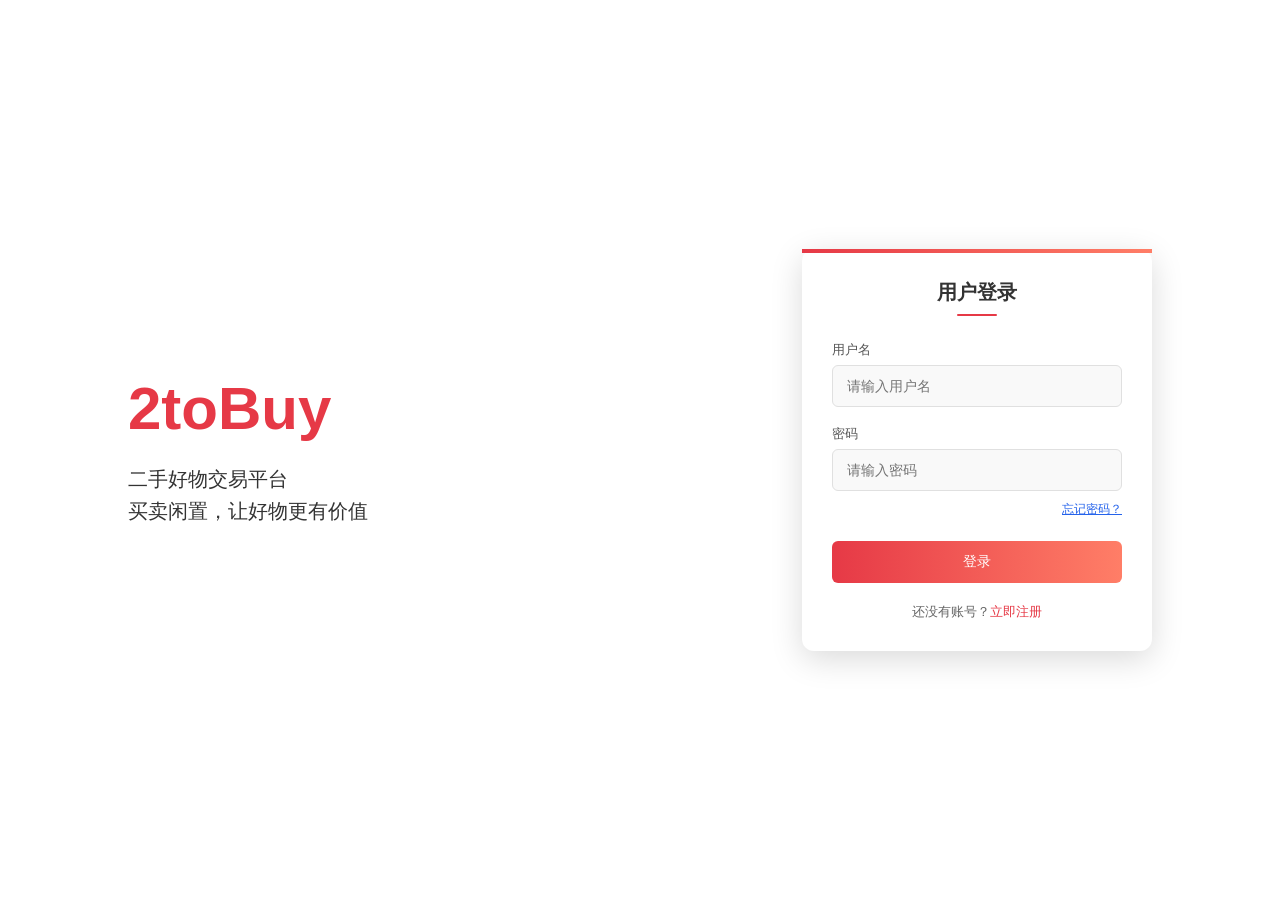
<file: login.html>
<!DOCTYPE html>
<html lang="zh-CN">
<head>
    <meta charset="UTF-8">
    <meta name="viewport" content="width=device-width, initial-scale=1.0">
    <title>登录/注册 - 2toBuy</title>
    <style>
        * {
            margin: 0;
            padding: 0;
            box-sizing: border-box;
            font-family: "微软雅黑", "PingFang SC", sans-serif;
        }
        body {
            min-height: 100vh;
            background: url('https://picsum.photos/id/1068/1920/1080') no-repeat center center fixed;
            background-size: cover;
            position: relative;
        }
        body::before {
            content: "";
            position: absolute;
            top: 0;
            left: 0;
            width: 100%;
            height: 100%;
            background-color: rgba(255, 255, 255, 0.85);
            z-index: 1;
        }
        .logo-container {
            position: absolute;
            top: 50%;
            left: 10%;
            transform: translateY(-50%);
            z-index: 2;
        }
        .main-logo {
            font-size: 60px;
            font-weight: bold;
            color: #e63946;
            margin-bottom: 20px;
        }
        .logo-slogan {
            font-size: 20px;
            color: #333;
            line-height: 1.6;
        }
        .auth-container {
            width: 350px;
            padding: 30px;
            background: white;
            border-radius: 12px;
            box-shadow: 0 8px 32px rgba(0,0,0,0.15);
            position: absolute;
            top: 50%;
            right: 10%;
            transform: translateY(-50%);
            z-index: 2;
        }
        .auth-container::before {
            content: "";
            position: absolute;
            top: 0;
            left: 0;
            width: 100%;
            height: 4px;
            background: linear-gradient(90deg, #e63946, #ff7e67);
        }
        .auth-title {
            text-align: center;
            margin-bottom: 25px;
            color: #333;
            font-size: 20px;
            font-weight: 600;
            position: relative;
        }
        .auth-title::after {
            content: "";
            display: block;
            width: 40px;
            height: 2px;
            background: #e63946;
            margin: 8px auto 0;
            border-radius: 2px;
        }
        .form-group {
            margin-bottom: 18px;
            position: relative;
        }
        .form-group label {
            display: block;
            margin-bottom: 6px;
            color: #555;
            font-size: 13px;
            font-weight: 500;
        }
        .form-group input {
            width: 100%;
            padding: 12px 14px;
            border: 1px solid #e0e0e0;
            border-radius: 6px;
            font-size: 14px;
            transition: border-color 0.2s, box-shadow 0.2s;
            background-color: #f9f9f9;
        }
        .form-group input:focus {
            outline: none;
            border-color: #e63946;
            box-shadow: 0 0 0 3px rgba(230, 57, 70, 0.1);
            background-color: white;
        }
        .btn-submit {
            width: 100%;
            padding: 12px;
            background: linear-gradient(90deg, #e63946, #ff7e67);
            color: white;
            border: none;
            border-radius: 6px;
            font-size: 14px;
            font-weight: 500;
            cursor: pointer;
            transition: transform 0.2s, box-shadow 0.2s;
            margin-top: 8px;
        }
        .btn-submit:hover {
            transform: translateY(-1px);
            box-shadow: 0 3px 10px rgba(230, 57, 70, 0.2);
        }
        .btn-submit:active {
            transform: translateY(0);
        }
        .tab-switch {
            text-align: center;
            margin-top: 20px;
            color: #666;
            font-size: 13px;
        }
        .tab-switch a {
            color: #e63946;
            text-decoration: none;
            font-weight: 500;
            transition: color 0.2s;
        }
        .tab-switch a:hover {
            color: #c1121f;
            text-decoration: underline;
        }
        .tip-box {
            text-align: center;
            margin-bottom: 18px;
            padding: 10px;
            border-radius: 6px;
            font-size: 13px;
            display: none;
        }
        .tip-error {
            color: #e63946;
            background-color: #fff5f5;
            border: 1px solid #ffd4d4;
        }
        .tip-success {
            color: #10b981;
            background-color: #f0fdf4;
            border: 1px solid #bbf7d0;
        }
        .loading {
            display: inline-block;
            width: 16px;
            height: 16px;
            border: 2px solid #fff;
            border-radius: 50%;
            border-top-color: transparent;
            animation: spin 1s linear infinite;
            margin-right: 8px;
        }
        @keyframes spin {
            to { transform: rotate(360deg); }
        }
        .btn-loading {
            pointer-events: none;
            opacity: 0.8;
        }
        @media (max-width: 900px) {
            .logo-container {
                top: 50px;
                left: 50%;
                transform: translateX(-50%);
                text-align: center;
            }
            .main-logo {
                font-size: 40px;
            }
            .logo-slogan {
                font-size: 16px;
            }
            .auth-container {
                width: 90%;
                max-width: 350px;
                top: 50%;
                left: 50%;
                right: auto;
                transform: translate(-50%, -50%);
                margin-top: 50px;
            }
        }
    </style>
</head>
<body>
    <div class="logo-container">
        <div class="main-logo">2toBuy</div>
        <div class="logo-slogan">
            二手好物交易平台<br>
            买卖闲置，让好物更有价值
        </div>
    </div>

    <div class="auth-container">
        <div class="tip-box tip-error" id="errorTip"></div>
        <div class="tip-box tip-success" id="successTip"></div>
        
        <div id="loginForm">
            <h2 class="auth-title">用户登录</h2>
            <div class="form-group">
                <label for="loginUsername">用户名</label>
                <input type="text" id="loginUsername" placeholder="请输入用户名">
            </div>
            <div class="form-group">
                <label for="loginPassword">密码</label>
                <input type="password" id="loginPassword" placeholder="请输入密码">
            </div>
            <div style="text-align:right;margin:-10px 0 15px;">
                <a href="javascript:showTip('success','演示模式：无需找回密码')" style="color:#2563eb;font-size:12px;">忘记密码？</a>
            </div>
            <button class="btn-submit" onclick="login()">登录</button>
            <div class="tab-switch">
                还没有账号？<a href="javascript:switchTab('register')">立即注册</a>
            </div>
        </div>

        <div id="registerForm" style="display: none;">
            <h2 class="auth-title">用户注册</h2>
            <div class="form-group">
                <label for="regUsername">用户名 <span style="color:#e63946;">*</span></label>
                <input type="text" id="regUsername" placeholder="请设置用户名（2-10个字符）">
            </div>
            <div class="form-group">
                <label for="regEmail">邮箱（选填）</label>
                <input type="email" id="regEmail" placeholder="请输入你的邮箱">
            </div>
            <div class="form-group">
                <label for="regPassword">密码 <span style="color:#e63946;">*</span></label>
                <input type="password" id="regPassword" placeholder="请设置密码（不少于6位）">
            </div>
            <div class="form-group">
                <label for="regPassword2">确认密码 <span style="color:#e63946;">*</span></label>
                <input type="password" id="regPassword2" placeholder="请再次输入密码">
            </div>
            <button class="btn-submit" onclick="register()">注册</button>
            <div class="tab-switch">
                已有账号？<a href="javascript:switchTab('login')">立即登录</a>
            </div>
        </div>
    </div>

<script>
// ====================== 本地注册/登录（永远不卡）======================
function switchTab(type) {
    hideAllTips();
    if (type === 'login') {
        document.getElementById('loginForm').style.display = 'block';
        document.getElementById('registerForm').style.display = 'none';
    } else {
        document.getElementById('loginForm').style.display = 'none';
        document.getElementById('registerForm').style.display = 'block';
    }
}

function showTip(type, msg) {
    hideAllTips();
    const el = document.getElementById(type + 'Tip');
    el.innerText = msg;
    el.style.display = 'block';
    setTimeout(() => { el.style.display = 'none' }, 2500);
}

function hideAllTips() {
    document.getElementById('errorTip').style.display = 'none';
    document.getElementById('successTip').style.display = 'none';
}

// 注册
function register() {
    const u = document.getElementById('regUsername').value.trim();
    const p = document.getElementById('regPassword').value.trim();
    const p2 = document.getElementById('regPassword2').value.trim();

    if (!u || u.length < 2 || u.length > 10) {
        showTip('error', '用户名 2-10 位');
        return;
    }
    if (!p || p.length < 6) {
        showTip('error', '密码至少 6 位');
        return;
    }
    if (p !== p2) {
        showTip('error', '两次密码不一致');
        return;
    }

    // 本地保存
    localStorage.setItem('username', u);
    localStorage.setItem('password', p);

    showTip('success', '注册成功！正在跳转…');
    setTimeout(() => {
        window.location.href = 'user-cabin.html?userId=LOCALUSER';
    }, 1000);
}

// 登录
function login() {
    const u = document.getElementById('loginUsername').value.trim();
    const p = document.getElementById('loginPassword').value.trim();

    const localUser = localStorage.getItem('username');
    const localPwd = localStorage.getItem('password');

    if (!u || !p) {
        showTip('error', '请输入账号密码');
        return;
    }

    if (u === localUser && p === localPwd) {
        showTip('success', '登录成功！');
        setTimeout(() => {
            window.location.href = 'user-cabin.html?userId=LOCALUSER';
        }, 1000);
    } else {
        showTip('error', '账号或密码错误');
    }
}
</script>
</body>
</html>
</file>
